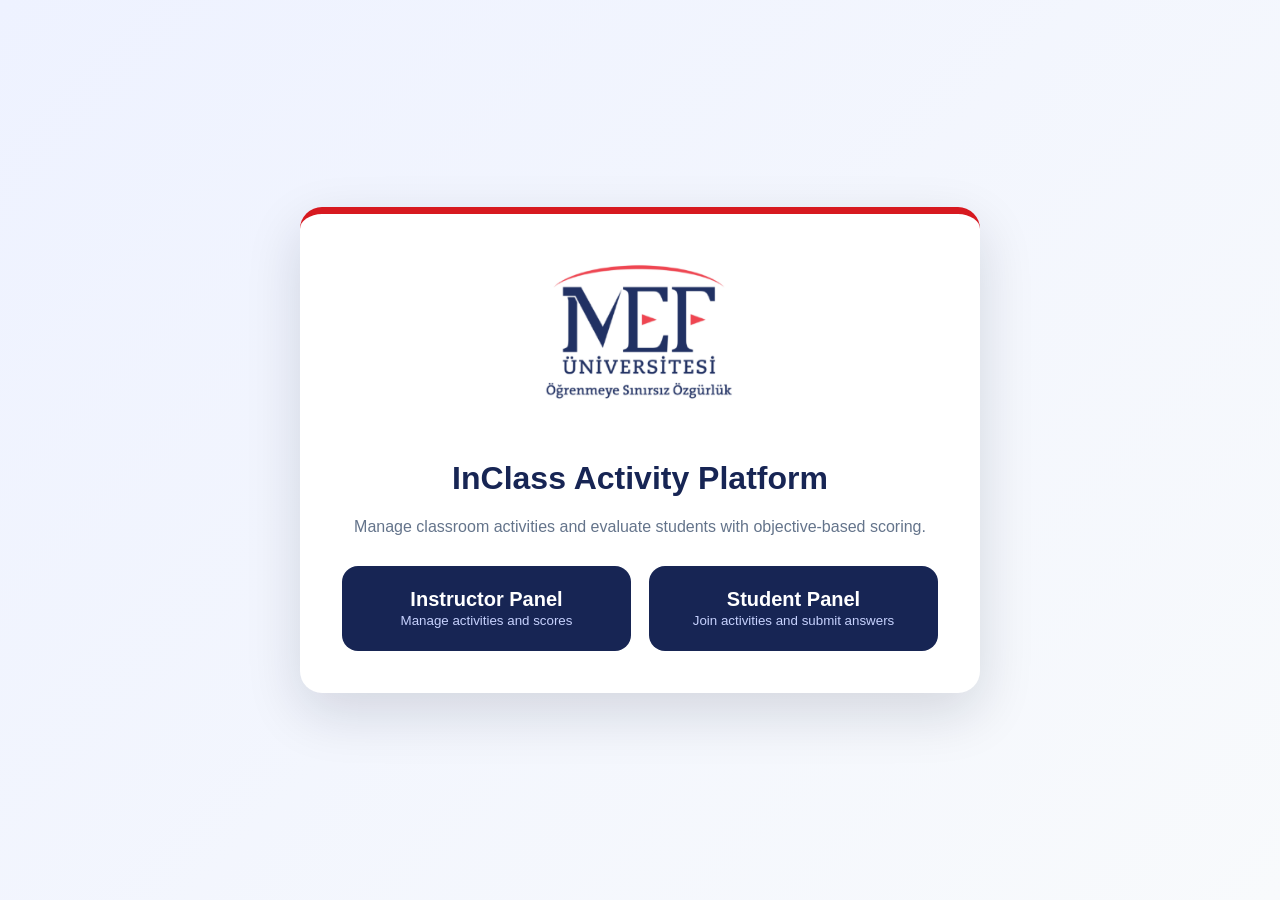
<file: frontend/index.html>
<!DOCTYPE html>
<html lang="en">
<head>
  <meta charset="UTF-8">
  <title>MEF InClass Platform</title>
  <link rel="stylesheet" href="css/style.css?v=1">
</head>
<body>

<div class="hero">
  <div class="hero-card">

    <img src="assets/mef-logo.png" class="logo">

    <h1>InClass Activity Platform</h1>

    <p class="subtitle">
      Manage classroom activities and evaluate students with objective-based scoring.
    </p>

    <div class="role-grid">
      <a href="/ui/instructor.html?v=1" class="role-card">
        <span>Instructor Panel</span>
        <small>Manage activities and scores</small>
      </a>

      <a href="/ui/student.html?v=1" class="role-card">
        <span>Student Panel</span>
        <small>Join activities and submit answers</small>
      </a>
    </div>

  </div>
</div>

</body>
</html>
</file>
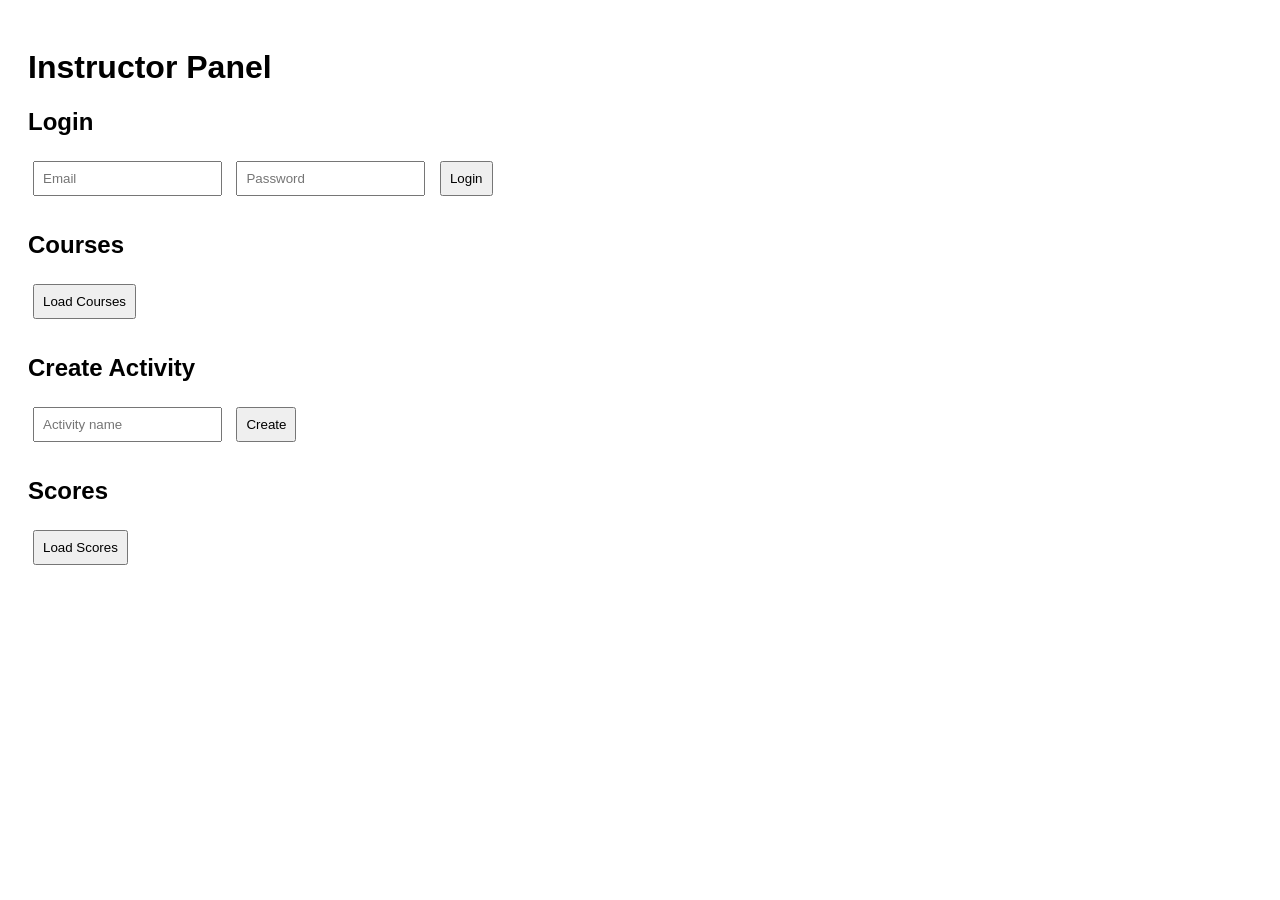
<file: frontend/frontend/index.html>
<!DOCTYPE html>
<html>
<head>
  <title>Instructor Panel</title>
  <style>
    body { font-family: Arial; padding: 20px; }
    .section { margin-bottom: 30px; }
    input, button { margin: 5px; padding: 8px; }
  </style>
</head>
<body>

<h1>Instructor Panel</h1>

<div class="section">
  <h2>Login</h2>
  <input placeholder="Email">
  <input placeholder="Password" type="password">
  <button>Login</button>
</div>

<div class="section">
  <h2>Courses</h2>
  <button onclick="loadCourses()">Load Courses</button>
  <ul id="courses"></ul>
</div>

<div class="section">
  <h2>Create Activity</h2>
  <input id="activityName" placeholder="Activity name">
  <button onclick="createActivity()">Create</button>
</div>

<div class="section">
  <h2>Scores</h2>
  <button onclick="loadScores()">Load Scores</button>
  <div id="scores"></div>
</div>

<script>
function loadCourses() {
  fetch("/courses")
    .then(res => res.json())
    .then(data => {
      document.getElementById("courses").innerHTML =
        data.map(c => "<li>" + c.name + "</li>").join("");
    });
}

function createActivity() {
  fetch("/activities", {
    method: "POST",
    body: JSON.stringify({ name: document.getElementById("activityName").value })
  });
}

function loadScores() {
  fetch("/scores")
    .then(res => res.json())
    .then(data => {
      document.getElementById("scores").innerText = JSON.stringify(data);
    });
}
</script>

</body>
</html>
</file>
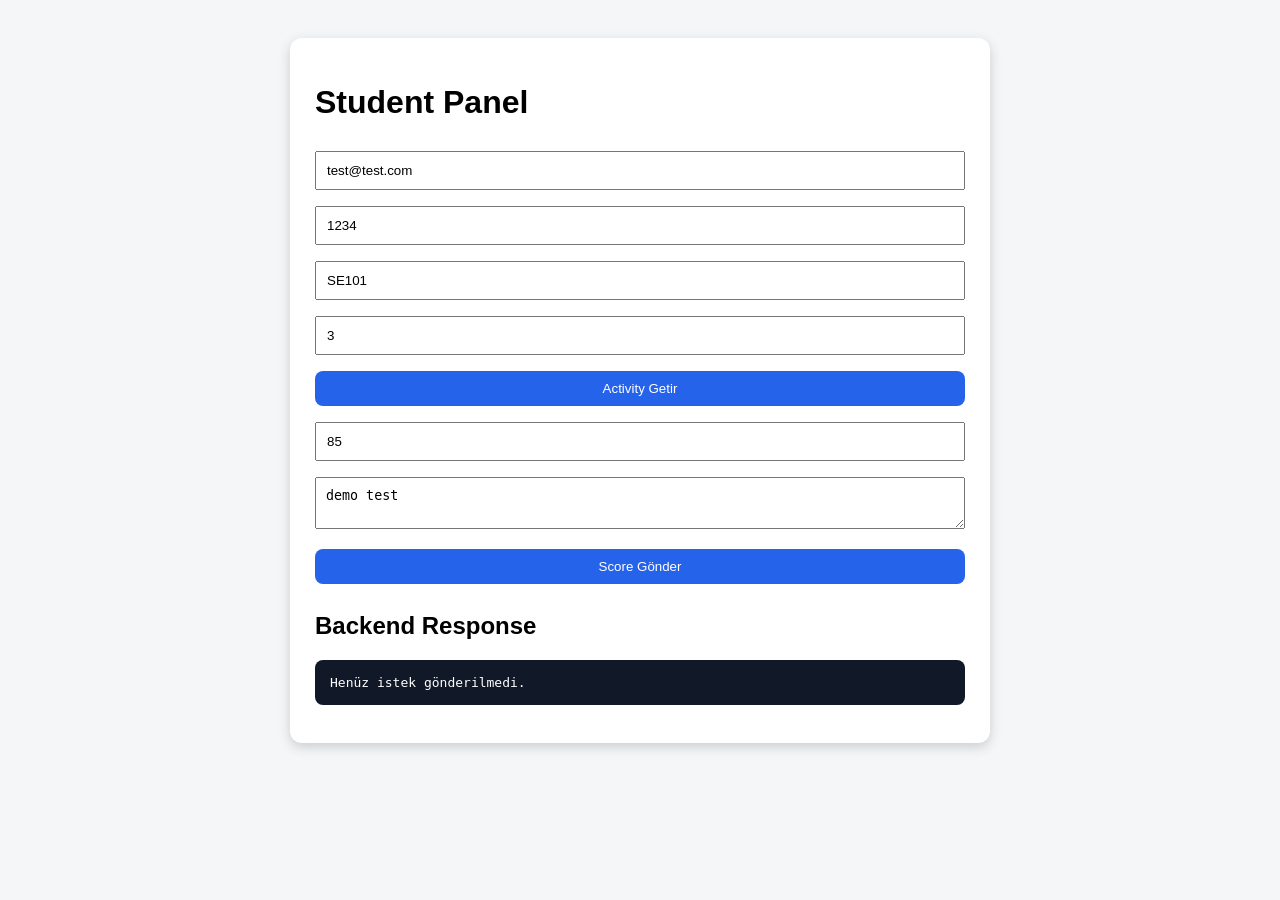
<file: student.html>
<!DOCTYPE html>
<html>
<head>
  <meta charset="UTF-8">
  <title>Student Panel</title>
  <style>
    body { font-family: Arial; background:#f4f6f8; padding:30px; }
    .box { max-width:650px; margin:auto; background:white; padding:25px; border-radius:12px; box-shadow:0 4px 12px #ccc; }
    input, textarea, button { width:100%; padding:10px; margin:8px 0; box-sizing:border-box; }
    button { background:#2563eb; color:white; border:0; border-radius:8px; cursor:pointer; }
    pre { background:#111827; color:white; padding:15px; border-radius:8px; }
  </style>
</head>
<body>
<div class="box">
  <h1>Student Panel</h1>

  <input id="email" value="test@test.com" placeholder="Email">
  <input id="password" value="1234" placeholder="Password">
  <input id="course_id" value="SE101" placeholder="Course ID">
  <input id="activity_no" value="3" placeholder="Activity No">

  <button onclick="getActivity()">Activity Getir</button>

  <input id="score" value="85" placeholder="Score">
  <textarea id="meta">demo test</textarea>

  <button onclick="submitScore()">Score Gönder</button>

  <h2>Backend Response</h2>
  <pre id="output">Henüz istek gönderilmedi.</pre>
</div>

<script>
const API = "http://127.0.0.1:8000";

async function getActivity() {
  try {
    const email = document.getElementById("email").value;
    const password = document.getElementById("password").value;
    const course_id = document.getElementById("course_id").value;
    const activity_no = document.getElementById("activity_no").value;

    const response = await fetch(`${API}/student/get-activity?email=${email}&password=${password}&course_id=${course_id}&activity_no=${activity_no}`, {
      method: "POST"
    });

    const data = await response.json();
    document.getElementById("output").innerText = JSON.stringify(data, null, 2);
  } catch (error) {
    document.getElementById("output").innerText = "ERROR: " + error;
  }
}

async function submitScore() {
  try {
    const email = document.getElementById("email").value;
    const password = document.getElementById("password").value;
    const course_id = document.getElementById("course_id").value;
    const activity_no = document.getElementById("activity_no").value;
    const score = document.getElementById("score").value;
    const meta = encodeURIComponent(document.getElementById("meta").value);

    const response = await fetch(`${API}/student/log-score?email=${email}&password=${password}&course_id=${course_id}&activity_no=${activity_no}&score=${score}&meta=${meta}`, {
      method: "POST"
    });

    const data = await response.json();
    document.getElementById("output").innerText = JSON.stringify(data, null, 2);
  } catch (error) {
    document.getElementById("output").innerText = "ERROR: " + error;
  }
}
</script>
</body>
</html>
</file>
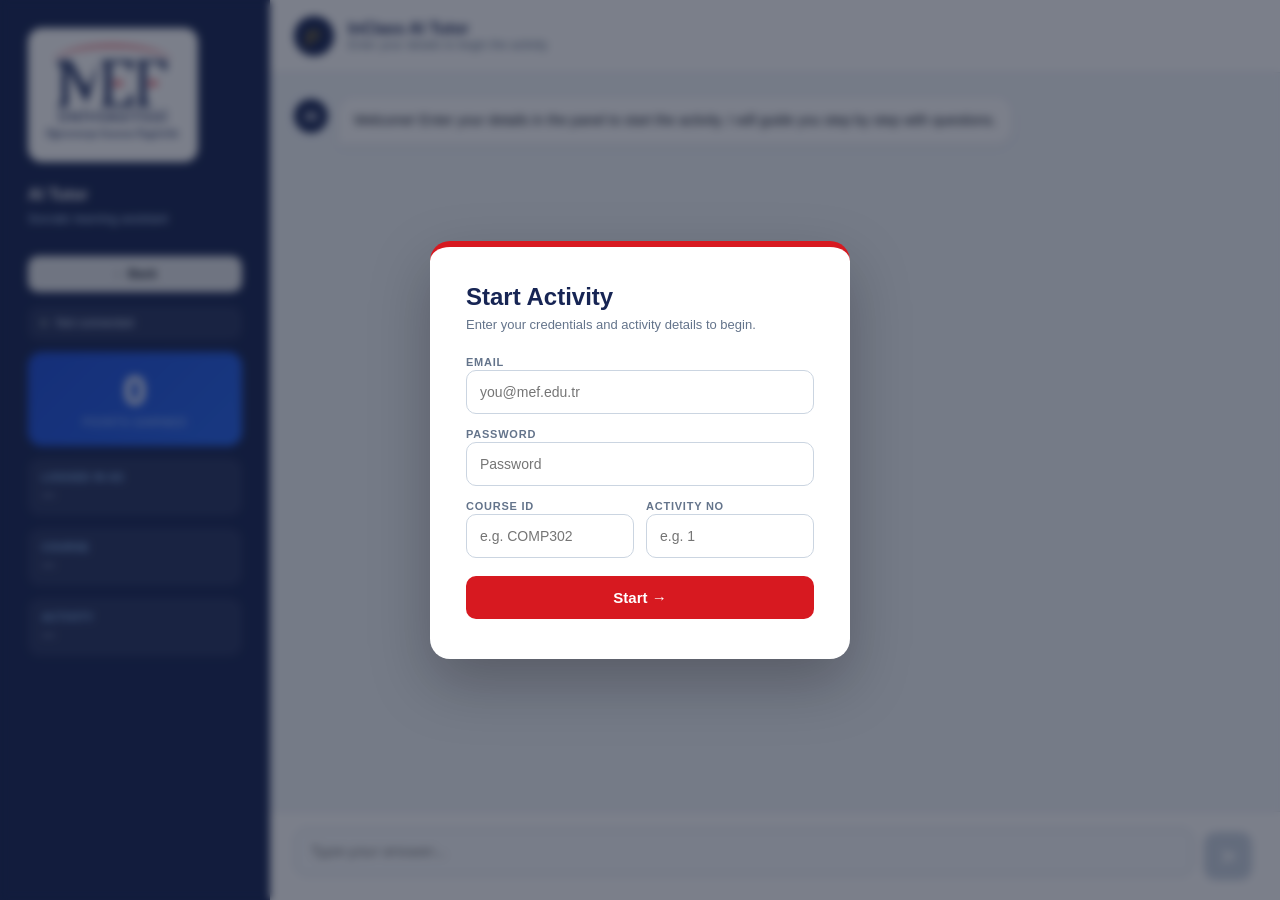
<file: frontend/chat.html>
<!DOCTYPE html>
<html lang="en">
<head>
  <meta charset="UTF-8">
  <title>AI Tutor | MEF InClass</title>
  <link rel="stylesheet" href="css/style.css?v1">
  <link href="https://fonts.googleapis.com/css2?family=Sora:wght@400;500;600;700&family=JetBrains+Mono:wght@400;500&display=swap" rel="stylesheet">
  <style>
    body { font-family: 'Sora', sans-serif; overflow: hidden; height: 100vh; }

    /* ── Layout ─────────────────────────────── */
    .layout { height: 100vh; overflow: hidden; }
    .sidebar { display: flex; flex-direction: column; gap: 0; overflow-y: auto; }
    .main { display: flex; flex-direction: column; padding: 0; height: 100vh; overflow: hidden; }

    /* ── Sidebar blocks ─────────────────────── */
    .side-block {
      background: rgba(255,255,255,0.07);
      border-radius: 12px;
      padding: 14px;
      margin-bottom: 12px;
      font-size: 13px;
    }
    .side-block label { display: block; font-size: 10px; font-weight: 700; text-transform: uppercase;
      letter-spacing: 0.08em; color: #93c5fd; margin-bottom: 4px; }
    .side-block input {
      width: 100%; background: rgba(255,255,255,0.1); border: 1px solid rgba(255,255,255,0.2);
      color: white; border-radius: 8px; padding: 9px 11px; font-size: 13px;
      font-family: 'Sora', sans-serif; margin: 0;
    }
    .side-block input::placeholder { color: rgba(255,255,255,0.35); }
    .side-block input:focus { outline: none; border-color: #60a5fa; background: rgba(255,255,255,0.15); }

    .score-display {
      background: linear-gradient(135deg, #1d4ed8, #2563eb);
      border-radius: 14px;
      padding: 18px;
      text-align: center;
      margin-bottom: 12px;
    }
    .score-num { font-size: 42px; font-weight: 700; color: white; line-height: 1; }
    .score-label { font-size: 11px; color: #bfdbfe; text-transform: uppercase; letter-spacing: 0.1em; margin-top: 4px; }

    .status-pill {
      display: flex; align-items: center; gap: 8px;
      background: rgba(255,255,255,0.07); border-radius: 10px; padding: 10px 12px;
      font-size: 12px; color: #dbeafe; margin-bottom: 12px;
    }
    .dot { width: 8px; height: 8px; border-radius: 50%; flex-shrink: 0; }
    .dot.green { background: #4ade80; box-shadow: 0 0 6px #4ade80; }
    .dot.gray  { background: #64748b; }
    .dot.yellow{ background: #fbbf24; box-shadow: 0 0 6px #fbbf24; }

    /* ── Chat area ──────────────────────────── */
    .chat-header {
      background: white;
      border-bottom: 1px solid #e5e7eb;
      padding: 16px 24px;
      display: flex; align-items: center; gap: 14px;
      flex-shrink: 0;
    }
    .chat-header-icon {
      width: 40px; height: 40px; background: #172554; border-radius: 50%;
      display: flex; align-items: center; justify-content: center;
      font-size: 18px; color: white; flex-shrink: 0;
    }
    .chat-header h2 { margin: 0; font-size: 16px; color: #172554; }
    .chat-header p  { margin: 0; font-size: 12px; color: #64748b; }

    .messages {
      flex: 1;
      overflow-y: auto;
      padding: 24px;
      display: flex;
      flex-direction: column;
      gap: 16px;
      background: #f1f5f9;
    }

    .msg { display: flex; gap: 10px; max-width: 80%; animation: fadeUp 0.2s ease; }
    .msg.user { align-self: flex-end; flex-direction: row-reverse; }
    .msg.ai   { align-self: flex-start; }

    @keyframes fadeUp {
      from { opacity:0; transform: translateY(6px); }
      to   { opacity:1; transform: translateY(0); }
    }

    .msg-avatar {
      width: 34px; height: 34px; border-radius: 50%;
      display: flex; align-items: center; justify-content: center;
      font-size: 14px; font-weight: 700; flex-shrink: 0; margin-top: 2px;
    }
    .msg.ai   .msg-avatar { background: #172554; color: white; }
    .msg.user .msg-avatar { background: #d71920; color: white; }

    .msg-bubble {
      padding: 12px 16px;
      border-radius: 16px;
      font-size: 14px;
      line-height: 1.65;
      max-width: 100%;
    }
    .msg.ai   .msg-bubble { background: white; color: #111827; border-bottom-left-radius: 4px;
      box-shadow: 0 2px 8px rgba(0,0,0,0.06); }
    .msg.user .msg-bubble { background: #1e3a8a; color: white; border-bottom-right-radius: 4px; }

    /* Markdown in AI bubbles */
    .msg-bubble strong { font-weight: 700; color: #172554; display: block; margin: 10px 0 4px; font-size: 15px; }
    .msg.user .msg-bubble strong { color: #bfdbfe; }
    .msg-bubble ol { margin: 8px 0; padding-left: 20px; }
    .msg-bubble li { margin-bottom: 4px; }

    /* Score notification */
    .score-toast {
      align-self: center;
      background: linear-gradient(135deg, #16a34a, #15803d);
      color: white;
      padding: 10px 22px;
      border-radius: 20px;
      font-size: 13px;
      font-weight: 600;
      text-align: center;
      animation: fadeUp 0.3s ease, pulse 0.5s ease 0.2s;
      box-shadow: 0 4px 14px rgba(22,163,74,0.4);
    }
    @keyframes pulse {
      0%   { transform: scale(1); }
      50%  { transform: scale(1.06); }
      100% { transform: scale(1); }
    }

    /* Typing indicator */
    .typing-indicator {
      display: flex; gap: 10px; align-self: flex-start; align-items: center;
    }
    .typing-indicator .msg-avatar { background: #172554; color: white; }
    .typing-dots { background: white; border-radius: 16px; border-bottom-left-radius: 4px;
      padding: 12px 16px; display: flex; gap: 5px; align-items: center;
      box-shadow: 0 2px 8px rgba(0,0,0,0.06);
    }
    .typing-dots span {
      width: 7px; height: 7px; background: #94a3b8; border-radius: 50%;
      animation: bounce 1.2s infinite;
    }
    .typing-dots span:nth-child(2) { animation-delay: 0.2s; }
    .typing-dots span:nth-child(3) { animation-delay: 0.4s; }
    @keyframes bounce {
      0%,60%,100% { transform: translateY(0); }
      30%          { transform: translateY(-6px); }
    }

    /* ── Input bar ───────────────────────────── */
    .chat-input-bar {
      background: white;
      border-top: 1px solid #e5e7eb;
      padding: 16px 24px;
      display: flex;
      gap: 10px;
      flex-shrink: 0;
    }
    .chat-input-bar textarea {
      flex: 1; border: 1.5px solid #cbd5e1; border-radius: 12px;
      padding: 12px 16px; font-size: 14px; font-family: 'Sora', sans-serif;
      resize: none; height: 48px; max-height: 120px; overflow-y: auto;
      line-height: 1.5; margin: 0;
      transition: border-color 0.15s;
    }
    .chat-input-bar textarea:focus { outline: none; border-color: #1e3a8a; }
    .chat-input-bar textarea:disabled { background: #f8fafc; color: #94a3b8; cursor: not-allowed; }
    #sendBtn {
      background: #1e3a8a; color: white; border: none; border-radius: 12px;
      width: 48px; height: 48px; cursor: pointer; font-size: 20px;
      display: flex; align-items: center; justify-content: center;
      transition: background 0.15s, transform 0.1s; flex-shrink: 0;
    }
    #sendBtn:hover   { background: #172554; }
    #sendBtn:active  { transform: scale(0.95); }
    #sendBtn:disabled{ background: #cbd5e1; cursor: not-allowed; }

    /* ── Setup overlay ───────────────────────── */
    #setupOverlay {
      position: absolute; inset: 0; background: rgba(15,23,42,0.55);
      display: flex; align-items: center; justify-content: center;
      z-index: 100; backdrop-filter: blur(4px);
    }
    .setup-card {
      background: white; border-radius: 20px; padding: 36px; width: 420px;
      box-shadow: 0 24px 60px rgba(0,0,0,0.25); border-top: 6px solid #d71920;
    }
    .setup-card h2 { margin: 0 0 6px; color: #172554; }
    .setup-card p  { margin: 0 0 24px; color: #64748b; font-size: 13px; }
    .setup-card label { display: block; font-size: 11px; font-weight: 700; text-transform: uppercase;
      letter-spacing: 0.07em; color: #64748b; margin-bottom: 2px; }
    .setup-card input { margin: 0 0 14px; }
    .setup-row { display: grid; grid-template-columns: 1fr 1fr; gap: 12px; }
    #startBtn { background: #d71920; color: white; width: 100%; padding: 13px;
      border-radius: 10px; font-size: 15px; font-weight: 700; margin-top: 4px; }
    #startBtn:hover { background: #b91c1c; }
    #setupError { color: #dc2626; font-size: 13px; margin-top: 10px; display: none; }
  </style>
</head>
<body>
<div class="layout" style="position:relative">

  <!-- Setup overlay -->
  <div id="setupOverlay">
    <div class="setup-card">
      <h2>Start Activity</h2>
      <p>Enter your credentials and activity details to begin.</p>

      <label>Email</label>
      <input id="su_email" type="email" placeholder="you@mef.edu.tr">

      <label>Password</label>
      <input id="su_password" type="password" placeholder="Password">

      <div class="setup-row">
        <div>
          <label>Course ID</label>
          <input id="su_course" placeholder="e.g. COMP302">
        </div>
        <div>
          <label>Activity No</label>
          <input id="su_actno" type="number" placeholder="e.g. 1">
        </div>
      </div>

      <button id="startBtn" onclick="startSession()">Start →</button>
      <div id="setupError"></div>
    </div>
  </div>

  <!-- Main layout -->
  <aside class="sidebar">
    <img src="assets/mef-logo.png" class="side-logo" alt="MEF Logo">
    <h2 style="font-size:16px; margin:0 0 6px;">AI Tutor</h2>
    <p style="font-size:12px; color:#bfdbfe; margin:0 0 16px;">Socratic learning assistant</p>

    <a href="student.html" class="btn secondary full" style="font-size:12px; margin-bottom:14px;">← Back</a>

    <div class="status-pill">
      <span class="dot" id="connDot" style="background:#64748b"></span>
      <span id="connLabel">Not connected</span>
    </div>

    <div class="score-display">
      <div class="score-num" id="scoreNum">0</div>
      <div class="score-label">Points Earned</div>
    </div>

    <div class="side-block">
      <label>Logged in as</label>
      <span id="infoEmail" style="color:#dbeafe; font-size:13px;">—</span>
    </div>

    <div class="side-block">
      <label>Course</label>
      <span id="infoCourse" style="color:#dbeafe; font-size:13px;">—</span>
    </div>

    <div class="side-block">
      <label>Activity</label>
      <span id="infoActivity" style="color:#dbeafe; font-size:13px;">—</span>
    </div>
  </aside>

  <!-- Chat area -->
  <main class="main">
    <div class="chat-header">
      <div class="chat-header-icon">🎓</div>
      <div>
        <h2>InClass AI Tutor</h2>
        <p id="headerSub">Enter your details to begin the activity</p>
      </div>
    </div>

    <div class="messages" id="messages">
      <div class="msg ai">
        <div class="msg-avatar">AI</div>
        <div class="msg-bubble">Welcome! Enter your details in the panel to start the activity. I will guide you step by step with questions.</div>
      </div>
    </div>

    <div class="chat-input-bar">
      <textarea id="msgInput" placeholder="Type your answer…" disabled rows="1"
        onkeydown="handleKey(event)" oninput="autoResize(this)"></textarea>
      <button id="sendBtn" onclick="sendMessage()" disabled>➤</button>
    </div>
  </main>

</div>

<script src="js/api.js?v1"></script>
<script>
// ── Session state ─────────────────────────────────────────────────────────────
let email = "", password = "", courseId = "", activityNo = 0;
let history = [];
let score = 0;
let sessionActive = false;

// ── Pre-fill from sessionStorage (set by student.html) ────────────────────────
window.addEventListener("DOMContentLoaded", () => {
  const e  = sessionStorage.getItem("sc_email");
  const p  = sessionStorage.getItem("sc_password");
  const c  = sessionStorage.getItem("sc_course_id");
  const a  = sessionStorage.getItem("sc_activity_no");
  if (e) document.getElementById("su_email").value    = e;
  if (p) document.getElementById("su_password").value = p;
  if (c) document.getElementById("su_course").value   = c;
  if (a) document.getElementById("su_actno").value    = a;
});

// ── Setup ─────────────────────────────────────────────────────────────────────
async function startSession() {
  const btn = document.getElementById("startBtn");
  const errEl = document.getElementById("setupError");
  errEl.style.display = "none";

  email      = document.getElementById("su_email").value.trim();
  password   = document.getElementById("su_password").value.trim();
  courseId   = document.getElementById("su_course").value.trim();
  activityNo = parseInt(document.getElementById("su_actno").value) || 0;

  if (!email || !password || !courseId || !activityNo) {
    showSetupError("Please fill in all fields.");
    return;
  }

  btn.textContent = "Connecting…";
  btn.disabled = true;

  // Verify credentials + activity
  const res = await postRequest("/student/get-activity", {
    email, password, course_id: courseId, activity_no: activityNo
  });

  if (!res.ok) {
    showSetupError(res.message || "Could not load activity.");
    btn.textContent = "Start →";
    btn.disabled = false;
    return;
  }

  // All good — enter chat
  document.getElementById("setupOverlay").style.display = "none";
  document.getElementById("infoEmail").textContent    = email;
  document.getElementById("infoCourse").textContent   = courseId;
  document.getElementById("infoActivity").textContent = `Activity ${activityNo}`;
  document.getElementById("headerSub").textContent    = `${courseId} · Activity ${activityNo}`;

  const dot = document.getElementById("connDot");
  dot.style.background = "#4ade80";
  dot.style.boxShadow  = "0 0 6px #4ade80";
  document.getElementById("connLabel").textContent = email.split("@")[0];

  document.getElementById("msgInput").disabled = false;
  document.getElementById("sendBtn").disabled  = false;
  document.getElementById("msgInput").focus();

  sessionActive = true;

  // Kick off first AI message
  await sendMessage("start");
}

function showSetupError(msg) {
  const el = document.getElementById("setupError");
  el.textContent = msg;
  el.style.display = "block";
}

// ── Messaging ─────────────────────────────────────────────────────────────────
async function sendMessage(forcedMsg) {
  const input = document.getElementById("msgInput");
  const text = forcedMsg || input.value.trim();
  if (!text) return;

  if (!forcedMsg) {
    appendMsg("user", text);
    input.value = "";
    autoResize(input);
  }

  setInputEnabled(false);
  showTyping(true);

  const res = await fetch(`${API_BASE}/student/chat`, {
    method: "POST",
    headers: { "Content-Type": "application/json", "accept": "application/json" },
    body: JSON.stringify({
      email, password,
      course_id: courseId,
      activity_no: activityNo,
      message: text,
      history: history
    })
  });

  const data = await res.json();
  showTyping(false);

  if (!data.ok) {
    appendMsg("ai", `❌ ${data.message}`);
    setInputEnabled(true);
    return;
  }

  const aiText = data.data?.response || "";

  // Skoru SADECE backend onayladığında güncelle
  if (data.data?.score_changed === true) {
    score += 1;
    document.getElementById("scoreNum").textContent = score;
    appendScoreToast(`+1 point! Total: ${score}`);
  }

  appendMsg("ai", aiText);

  // Update history
  history.push({ role: "user", content: text });
  history.push({ role: "assistant", content: aiText });

  setInputEnabled(true);
  document.getElementById("msgInput").focus();
}

// ── DOM helpers ───────────────────────────────────────────────────────────────
function appendMsg(role, text) {
  const container = document.getElementById("messages");
  const wrap = document.createElement("div");
  wrap.className = `msg ${role}`;
  wrap.innerHTML = `
    <div class="msg-avatar">${role === "ai" ? "AI" : "👤"}</div>
    <div class="msg-bubble">${renderMarkdown(text)}</div>
  `;
  container.appendChild(wrap);
  container.scrollTop = container.scrollHeight;
}

function appendScoreToast(msg) {
  const container = document.getElementById("messages");
  const toast = document.createElement("div");
  toast.className = "score-toast";
  toast.textContent = "🏆 " + msg;
  container.appendChild(toast);
  container.scrollTop = container.scrollHeight;
}

function showTyping(show) {
  const existing = document.getElementById("typing");
  if (existing) existing.remove();
  if (!show) return;
  const container = document.getElementById("messages");
  const el = document.createElement("div");
  el.id = "typing";
  el.className = "typing-indicator";
  el.innerHTML = `
    <div class="msg-avatar" style="background:#172554;color:white;width:34px;height:34px;border-radius:50%;display:flex;align-items:center;justify-content:center;font-size:14px;font-weight:700;flex-shrink:0;">AI</div>
    <div class="typing-dots"><span></span><span></span><span></span></div>
  `;
  container.appendChild(el);
  container.scrollTop = container.scrollHeight;
}

function setInputEnabled(enabled) {
  document.getElementById("msgInput").disabled = !enabled;
  document.getElementById("sendBtn").disabled  = !enabled;
}

function handleKey(e) {
  if (e.key === "Enter" && !e.shiftKey) {
    e.preventDefault();
    sendMessage();
  }
}

function autoResize(el) {
  el.style.height = "48px";
  el.style.height = Math.min(el.scrollHeight, 120) + "px";
}

// ── Simple Markdown renderer ──────────────────────────────────────────────────
function renderMarkdown(text) {
  return text
    .replace(/&/g, "&amp;").replace(/</g, "&lt;").replace(/>/g, "&gt;")
    .replace(/\*\*(.+?)\*\*/g, "<strong>$1</strong>")
    .replace(/^(\d+\.\s.+)$/gm, "<li>$1</li>")
    .replace(/(<li>.*<\/li>)/s, "<ol>$1</ol>")
    .replace(/\n{2,}/g, "</p><p>")
    .replace(/\n/g, "<br>")
    .replace(/^(.+)$/, "<p>$1</p>")
    .replace(/<p><\/p>/g, "");
}
</script>
</body>
</html>
</file>
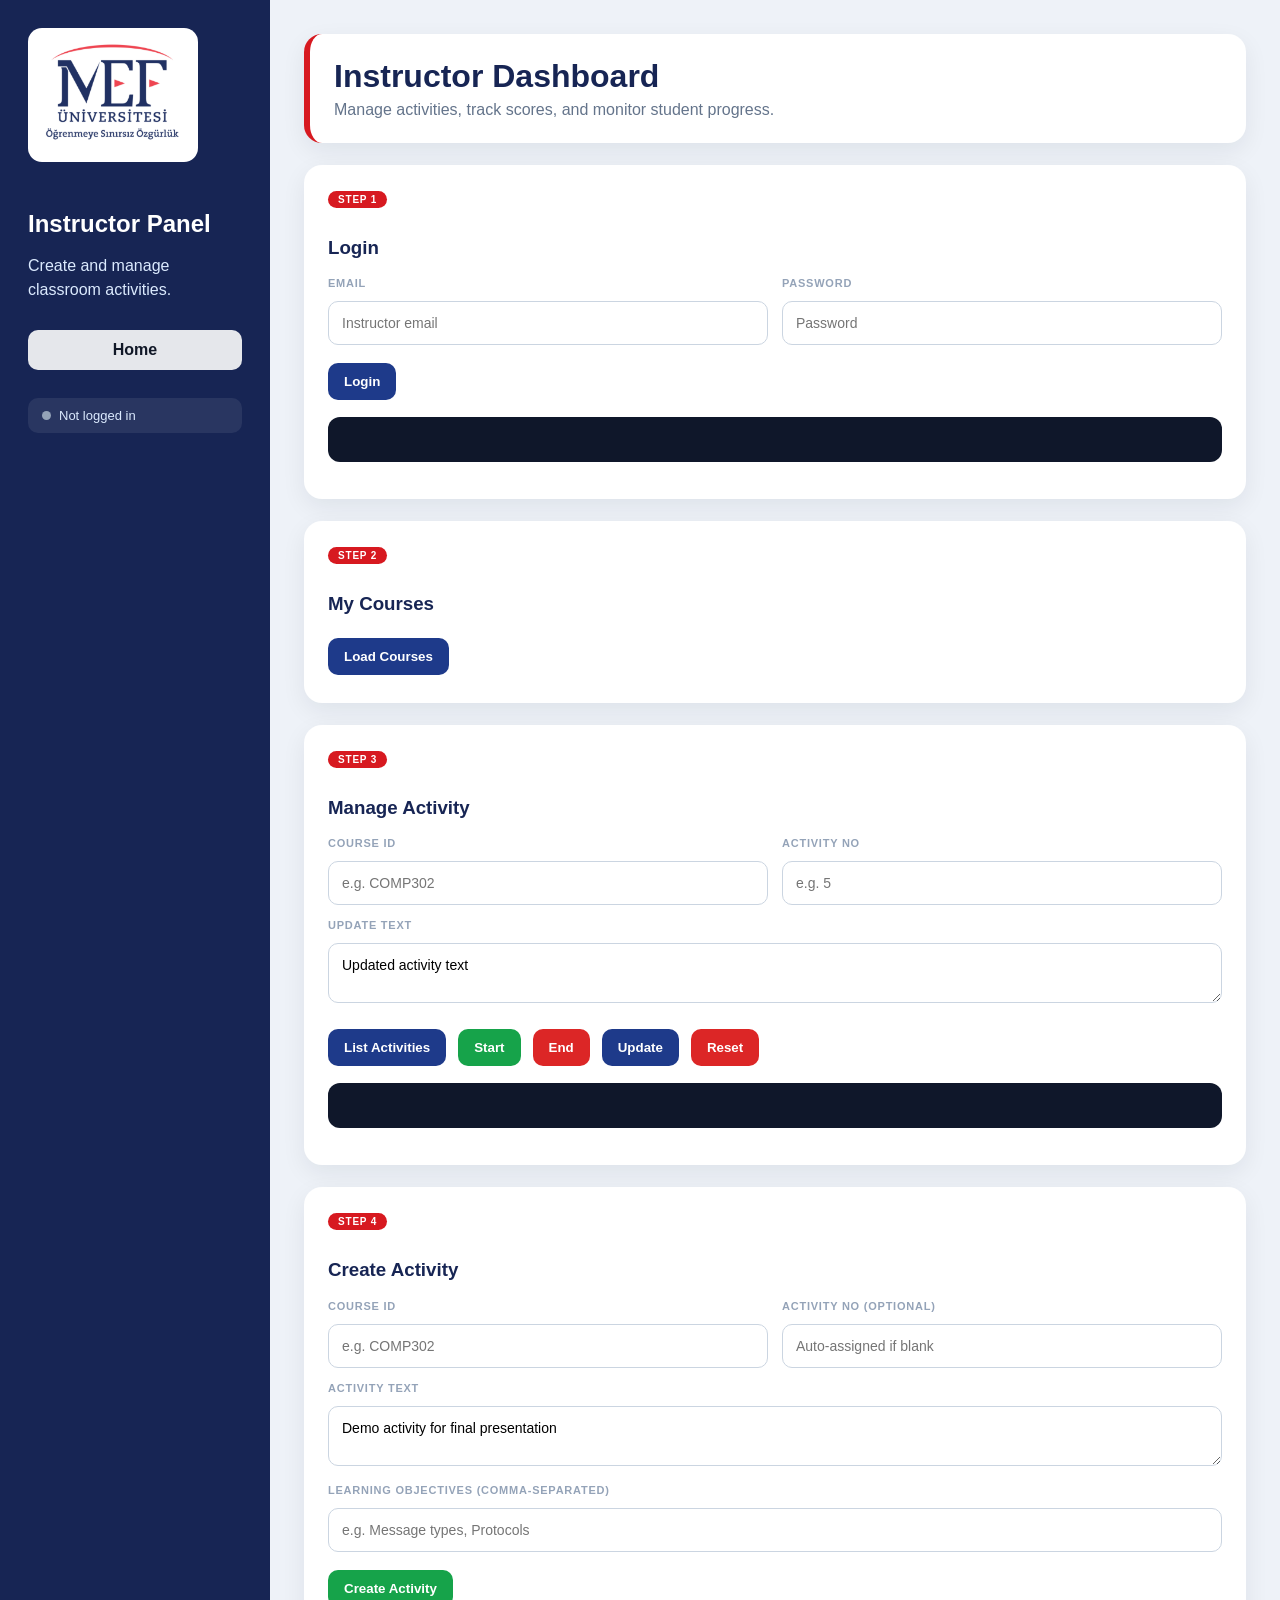
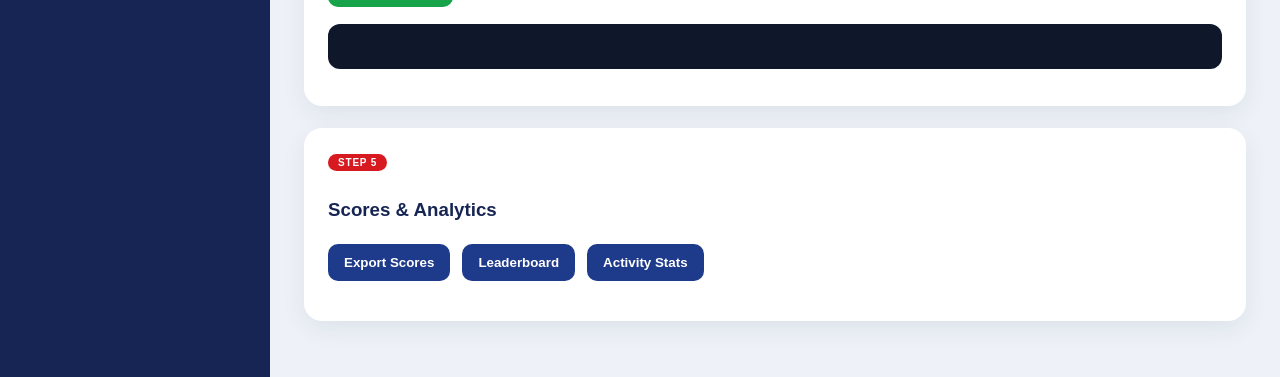
<file: frontend/instructor.html>
<!DOCTYPE html>
<html lang="en">
<head>
  <meta charset="UTF-8">
  <title>Instructor Panel | MEF InClass</title>
  <link rel="stylesheet" href="css/style.css?v1">
  <link href="https://fonts.googleapis.com/css2?family=Sora:wght@400;500;600;700&family=JetBrains+Mono:wght@400;500&display=swap" rel="stylesheet">
  <style>
    body { font-family: 'Sora', sans-serif; }
    pre, code { font-family: 'JetBrains Mono', monospace; font-size: 13px; }

    .step-badge {
      display: inline-block;
      background: #d71920;
      color: white;
      font-size: 10px;
      font-weight: 700;
      padding: 3px 10px;
      border-radius: 20px;
      margin-bottom: 10px;
      letter-spacing: 0.08em;
      text-transform: uppercase;
    }

    .field-label {
      display: block;
      font-size: 11px;
      font-weight: 700;
      color: #94a3b8;
      margin-bottom: 4px;
      text-transform: uppercase;
      letter-spacing: 0.07em;
    }

    .btn-row {
      display: flex;
      flex-wrap: wrap;
      gap: 8px;
      margin-top: 4px;
      margin-bottom: 12px;
    }

    .sidebar-status {
      display: flex;
      align-items: center;
      gap: 8px;
      margin-top: 24px;
      background: rgba(255,255,255,0.08);
      padding: 10px 14px;
      border-radius: 10px;
      font-size: 13px;
      color: #dbeafe;
    }

    .status-dot {
      width: 9px; height: 9px;
      border-radius: 50%;
      flex-shrink: 0;
    }
    .status-dot.online  { background: #4ade80; box-shadow: 0 0 6px #4ade80; }
    .status-dot.offline { background: #94a3b8; }

    /* Activity list cards */
    .activity-list { margin-top: 14px; display: flex; flex-direction: column; gap: 8px; }

    .activity-item {
      background: #f8fafc;
      border: 1px solid #e2e8f0;
      border-radius: 12px;
      padding: 14px 18px;
      display: flex;
      align-items: center;
      justify-content: space-between;
      gap: 12px;
    }

    .activity-item-info h4 { margin: 0 0 4px; font-size: 14px; color: #172554; font-weight: 600; }
    .activity-item-info p  { margin: 0; font-size: 13px; color: #64748b; line-height: 1.5; }

    .status-pill {
      font-size: 10px;
      font-weight: 700;
      padding: 4px 12px;
      border-radius: 20px;
      text-transform: uppercase;
      letter-spacing: 0.06em;
      white-space: nowrap;
      flex-shrink: 0;
    }
    .status-pill.active   { background: #dcfce7; color: #16a34a; }
    .status-pill.ended    { background: #fee2e2; color: #dc2626; }
    .status-pill.pending  { background: #fef9c3; color: #ca8a04; }
    .status-pill.inactive { background: #f1f5f9; color: #64748b; }

    /* Score table */
    .score-table {
      width: 100%;
      border-collapse: collapse;
      margin-top: 14px;
      font-size: 13px;
    }
    .score-table th {
      background: #172554;
      color: white;
      padding: 10px 16px;
      text-align: left;
      font-size: 11px;
      font-weight: 700;
      text-transform: uppercase;
      letter-spacing: 0.06em;
    }
    .score-table th:first-child { border-radius: 10px 0 0 10px; }
    .score-table th:last-child  { border-radius: 0 10px 10px 0; }
    .score-table td { padding: 11px 16px; border-bottom: 1px solid #f1f5f9; color: #334155; }
    .score-table tr:last-child td { border-bottom: none; }
    .score-table tr:hover td { background: #f8fafc; }

    .rank-badge {
      display: inline-flex;
      align-items: center;
      justify-content: center;
      width: 26px; height: 26px;
      border-radius: 50%;
      font-weight: 700;
      font-size: 12px;
    }
    .rank-1 { background: #fef3c7; color: #d97706; }
    .rank-2 { background: #f1f5f9; color: #64748b; }
    .rank-3 { background: #fde8d8; color: #ea580c; }
    .rank-n { background: #e2e8f0; color: #475569; }

    /* Stat cards */
    .stat-grid {
      display: grid;
      grid-template-columns: repeat(3, 1fr);
      gap: 12px;
      margin-top: 14px;
    }
    .stat-card {
      background: #f8fafc;
      border: 1px solid #e2e8f0;
      border-radius: 12px;
      padding: 18px;
      text-align: center;
    }
    .stat-value { font-size: 30px; font-weight: 700; color: #172554; }
    .stat-label { font-size: 11px; color: #94a3b8; text-transform: uppercase; letter-spacing: 0.06em; margin-top: 4px; }

    .panel { animation: fadeUp 0.3s ease both; }
    .panel:nth-child(1) { animation-delay: 0.00s; }
    .panel:nth-child(2) { animation-delay: 0.06s; }
    .panel:nth-child(3) { animation-delay: 0.12s; }
    .panel:nth-child(4) { animation-delay: 0.18s; }
    .panel:nth-child(5) { animation-delay: 0.24s; }

    @keyframes fadeUp {
      from { opacity: 0; transform: translateY(10px); }
      to   { opacity: 1; transform: translateY(0); }
    }

    button { transition: background 0.15s, transform 0.1s, opacity 0.15s; }
    button:active { transform: scale(0.97); }
    button:disabled { opacity: 0.5; cursor: not-allowed; }
  </style>
</head>
<body>
<div class="layout">
  <aside class="sidebar">
    <img src="assets/mef-logo.png" class="side-logo" alt="MEF Logo">
    <h2>Instructor Panel</h2>
    <p>Create and manage classroom activities.</p>
    <a href="index.html?v1" class="btn secondary full">Home</a>
    <div class="sidebar-status" id="loginStatus">
      <span class="status-dot offline"></span>
      <span>Not logged in</span>
    </div>
  </aside>

  <main class="main">
    <div class="page-header">
      <h1>Instructor Dashboard</h1>
      <p>Manage activities, track scores, and monitor student progress.</p>
    </div>

    <!-- LOGIN -->
    <div class="panel">
      <div class="step-badge">Step 1</div>
      <h3>Login</h3>
      <div class="form-grid">
        <div>
          <label class="field-label">Email</label>
          <input id="email" placeholder="Instructor email">
        </div>
        <div>
          <label class="field-label">Password</label>
          <input id="password" type="password" placeholder="Password">
        </div>
      </div>
      <button class="primary" onclick="login()">Login</button>
      <pre id="loginOut"></pre>
    </div>

    <!-- COURSES -->
    <div class="panel">
      <div class="step-badge">Step 2</div>
      <h3>My Courses</h3>
      <button class="primary" onclick="listCourses()">Load Courses</button>
      <div id="courseList"></div>
    </div>

    <!-- MANAGE ACTIVITY -->
    <div class="panel">
      <div class="step-badge">Step 3</div>
      <h3>Manage Activity</h3>
      <div class="form-grid">
        <div>
          <label class="field-label">Course ID</label>
          <input id="courseId" placeholder="e.g. COMP302">
        </div>
        <div>
          <label class="field-label">Activity No</label>
          <input id="activityNo" type="number" placeholder="e.g. 5">
        </div>
      </div>
      <div>
        <label class="field-label">Update Text</label>
        <textarea id="updateText" placeholder="New activity description...">Updated activity text</textarea>
      </div>
      <div class="btn-row">
        <button class="primary" onclick="listActivities()">List Activities</button>
        <button class="success" onclick="startActivity()">Start</button>
        <button class="danger"  onclick="endActivity()">End</button>
        <button class="primary" onclick="updateActivity()">Update</button>
        <button class="danger"  onclick="resetActivity()">Reset</button>
      </div>
      <div id="activityList"></div>
      <pre id="activityOut"></pre>
    </div>

    <!-- CREATE ACTIVITY -->
    <div class="panel">
      <div class="step-badge">Step 4</div>
      <h3>Create Activity</h3>
      <div class="form-grid">
        <div>
          <label class="field-label">Course ID</label>
          <input id="createCourseId" placeholder="e.g. COMP302">
        </div>
        <div>
          <label class="field-label">Activity No (optional)</label>
          <input id="newActivityNo" type="number" placeholder="Auto-assigned if blank">
        </div>
      </div>
      <div>
        <label class="field-label">Activity Text</label>
        <textarea id="activityText" placeholder="Describe the activity...">Demo activity for final presentation</textarea>
      </div>
      <div>
        <label class="field-label">Learning Objectives (comma-separated)</label>
        <input id="learningObjectives" placeholder="e.g. Message types, Protocols">
      </div>
      <button class="success" onclick="createActivity()">Create Activity</button>
      <pre id="createOut"></pre>
    </div>

    <!-- SCORES & ANALYTICS -->
    <div class="panel">
      <div class="step-badge">Step 5</div>
      <h3>Scores & Analytics</h3>
      <div class="btn-row">
        <button class="primary" onclick="exportScores()">Export Scores</button>
        <button class="primary" onclick="leaderboard()">Leaderboard</button>
        <button class="primary" onclick="stats()">Activity Stats</button>
      </div>
      <div id="scoreDisplay"></div>
    </div>

  </main>
</div>

<script src="js/api.js?v=999"></script>
<script src="js/instructor.js?v=999"></script>
</body>
</html>
</file>
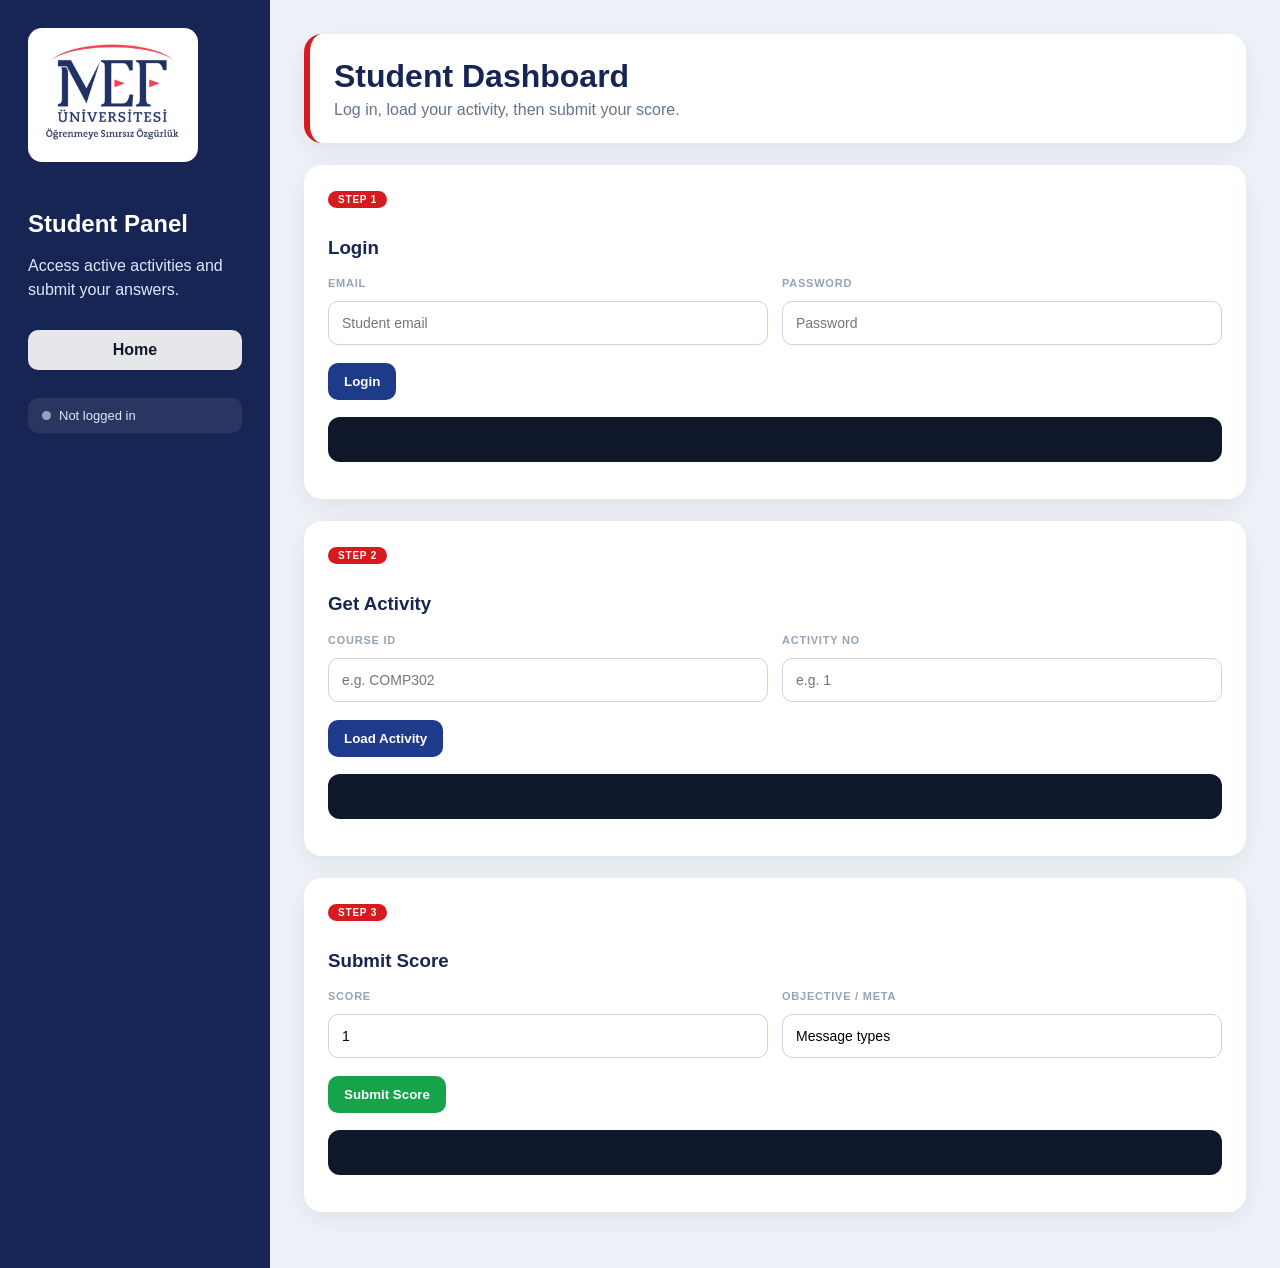
<file: frontend/student.html>
<!DOCTYPE html>
<html lang="en">
<head>
  <meta charset="UTF-8">
  <title>Student Panel | MEF InClass</title>
  <link rel="stylesheet" href="css/style.css?v1">
  <link href="https://fonts.googleapis.com/css2?family=Sora:wght@400;500;600;700&family=JetBrains+Mono:wght@400;500&display=swap" rel="stylesheet">
  <style>
    body { font-family: 'Sora', sans-serif; }
    pre, code { font-family: 'JetBrains Mono', monospace; font-size: 13px; }

    .step-badge {
      display: inline-block;
      background: #d71920;
      color: white;
      font-size: 10px;
      font-weight: 700;
      padding: 3px 10px;
      border-radius: 20px;
      margin-bottom: 10px;
      letter-spacing: 0.08em;
      text-transform: uppercase;
    }

    .field-label {
      display: block;
      font-size: 11px;
      font-weight: 700;
      color: #94a3b8;
      margin-bottom: 4px;
      text-transform: uppercase;
      letter-spacing: 0.07em;
    }

    .sidebar-status {
      display: flex;
      align-items: center;
      gap: 8px;
      margin-top: 24px;
      background: rgba(255,255,255,0.08);
      padding: 10px 14px;
      border-radius: 10px;
      font-size: 13px;
      color: #dbeafe;
    }

    .status-dot {
      width: 9px; height: 9px;
      border-radius: 50%;
      flex-shrink: 0;
    }
    .status-dot.online  { background: #4ade80; box-shadow: 0 0 6px #4ade80; }
    .status-dot.offline { background: #94a3b8; }

    .activity-card {
      background: linear-gradient(135deg, #172554 0%, #1e3a8a 100%);
      border-radius: 14px;
      padding: 22px;
      margin-top: 16px;
      color: white;
      animation: fadeUp 0.3s ease;
    }

    .activity-card-header {
      display: flex;
      align-items: center;
      gap: 12px;
      margin-bottom: 14px;
    }

    .activity-badge {
      background: #d71920;
      color: white;
      font-size: 10px;
      font-weight: 700;
      padding: 4px 12px;
      border-radius: 20px;
      letter-spacing: 0.06em;
      text-transform: uppercase;
    }

    .activity-card h4 { margin: 0; color: white; font-size: 16px; font-weight: 600; }
    .activity-card p  { margin: 0 0 10px; color: #c7d2fe; line-height: 1.6; }
    .activity-note    { font-size: 12px !important; color: #818cf8 !important; margin-top: 12px !important; }

    .score-submitted {
      background: #f0fdf4;
      border: 1px solid #bbf7d0;
      border-radius: 12px;
      padding: 16px 20px;
      margin-top: 14px;
      color: #15803d;
      font-weight: 600;
      font-size: 14px;
    }

    .panel { animation: fadeUp 0.3s ease both; }
    .panel:nth-child(1) { animation-delay: 0.00s; }
    .panel:nth-child(2) { animation-delay: 0.07s; }
    .panel:nth-child(3) { animation-delay: 0.14s; }

    @keyframes fadeUp {
      from { opacity: 0; transform: translateY(10px); }
      to   { opacity: 1; transform: translateY(0); }
    }

    button { transition: background 0.15s, transform 0.1s; }
    button:active { transform: scale(0.97); }
  </style>
</head>
<body>
<div class="layout">
  <aside class="sidebar">
    <img src="assets/mef-logo.png" class="side-logo" alt="MEF Logo">
    <h2>Student Panel</h2>
    <p>Access active activities and submit your answers.</p>
    <a href="index.html?v1" class="btn secondary full">Home</a>
    <div class="sidebar-status" id="loginStatus">
      <span class="status-dot offline"></span>
      <span>Not logged in</span>
    </div>
  </aside>

  <main class="main">
    <div class="page-header">
      <h1>Student Dashboard</h1>
      <p>Log in, load your activity, then submit your score.</p>
    </div>

    <!-- STEP 1: LOGIN -->
    <div class="panel">
      <div class="step-badge">Step 1</div>
      <h3>Login</h3>
      <div class="form-grid">
        <div>
          <label class="field-label">Email</label>
          <input id="email" placeholder="Student email">
        </div>
        <div>
          <label class="field-label">Password</label>
          <input id="password" type="password" placeholder="Password">
        </div>
      </div>
      <button class="primary" onclick="login()">Login</button>
      <pre id="loginOut"></pre>
    </div>

    <!-- STEP 2: GET ACTIVITY -->
    <div class="panel">
      <div class="step-badge">Step 2</div>
      <h3>Get Activity</h3>
      <div class="form-grid">
        <div>
          <label class="field-label">Course ID</label>
          <input id="courseId" placeholder="e.g. COMP302">
        </div>
        <div>
          <label class="field-label">Activity No</label>
          <input id="activityNo" placeholder="e.g. 1" type="number">
        </div>
      </div>
      <button class="primary" onclick="getActivity()">Load Activity</button>
      <div id="activityCard" style="display:none" class="activity-card">
        <div class="activity-card-header">
          <span class="activity-badge" id="activityBadge"></span>
          <h4>Activity</h4>
        </div>
        <p id="activityBody"></p>
        <p class="activity-note">Learning objectives are hidden from student view.</p>
      </div>

      <!-- AI Tutor Button (görünür olur activity yüklendikten sonra) -->
      <div id="tutorBtnWrap" style="display:none; margin-top:14px;">
        <button class="success full" style="font-size:15px; padding:13px;" onclick="openTutor()">
          🎓 Start AI Tutor
        </button>
      </div>

      <pre id="activityOut"></pre>
    </div>

    <!-- STEP 3: SUBMIT SCORE -->
    <div class="panel">
      <div class="step-badge">Step 3</div>
      <h3>Submit Score</h3>
      <div class="form-grid">
        <div>
          <label class="field-label">Score</label>
          <input id="score" value="1" placeholder="e.g. 1" type="number" min="0">
        </div>
        <div>
          <label class="field-label">Objective / Meta</label>
          <input id="meta" value="Message types" placeholder="e.g. Message types">
        </div>
      </div>
      <button class="success" onclick="logScore()">Submit Score</button>
      <div id="scoreSuccess" style="display:none" class="score-submitted">Score submitted successfully.</div>
      <pre id="scoreOut"></pre>
    </div>

  </main>
</div>

<script src="js/api.js?v1"></script>
<script src="js/student.js?v1"></script>
<script>
// Credential'ları sessionStorage'a kaydet (chat.html okuyacak)
const _origLogin = window.login;
document.querySelector("button[onclick='login()']")?.addEventListener("click", () => {
  setTimeout(() => {
    const email = document.getElementById("email").value.trim();
    const password = document.getElementById("password").value.trim();
    if (email && password) {
      sessionStorage.setItem("sc_email", email);
      sessionStorage.setItem("sc_password", password);
    }
  }, 300);
});

const _origGetActivity = window.getActivity;
document.querySelector("button[onclick='getActivity()']")?.addEventListener("click", () => {
  setTimeout(() => {
    const courseId = document.getElementById("courseId").value.trim();
    const activityNo = document.getElementById("activityNo").value.trim();
    if (courseId) sessionStorage.setItem("sc_course_id", courseId);
    if (activityNo) sessionStorage.setItem("sc_activity_no", activityNo);
    // Butonu göster
    const wrap = document.getElementById("tutorBtnWrap");
    if (wrap) wrap.style.display = "block";
  }, 500);
});

function openTutor() {
  const email = document.getElementById("email").value.trim();
  const password = document.getElementById("password").value.trim();
  const courseId = document.getElementById("courseId").value.trim();
  const activityNo = document.getElementById("activityNo").value.trim();
  sessionStorage.setItem("sc_email", email);
  sessionStorage.setItem("sc_password", password);
  sessionStorage.setItem("sc_course_id", courseId);
  sessionStorage.setItem("sc_activity_no", activityNo);
  window.location.href = "chat.html";
}
</script>
</html>
</file>
<file: frontend/css/style.css>
* {
  box-sizing: border-box;
  font-family: Arial, Helvetica, sans-serif;
}

body {
  margin: 0;
  background: #eef2f8;
  color: #111827;
}

.hero {
  min-height: 100vh;
  display: flex;
  justify-content: center;
  align-items: center;
  background: linear-gradient(135deg, #eef2ff, #f8fafc);
}

.hero-card {
  background: white;
  padding: 42px;
  border-radius: 22px;
  text-align: center;
  width: 680px;
  box-shadow: 0 20px 55px rgba(15, 23, 42, 0.14);
  border-top: 7px solid #d71920;
}

.logo {
  width: 210px;
  margin-bottom: 18px;
}

h1, h2, h3 {
  color: #172554;
}

.subtitle {
  color: #64748b;
  margin-bottom: 30px;
}

.role-grid {
  display: flex;
  gap: 18px;
}

.role-card {
  flex: 1;
  background: #172554;
  color: white;
  padding: 22px;
  border-radius: 16px;
  text-decoration: none;
  transition: 0.2s;
}

.role-card:hover {
  background: #1e3a8a;
  transform: translateY(-3px);
}

.role-card span {
  display: block;
  font-size: 20px;
  font-weight: bold;
}

.role-card small {
  color: #c7d2fe;
}

/* dashboard */

.layout {
  display: flex;
  min-height: 100vh;
}

.sidebar {
  width: 270px;
  background: #172554;
  color: white;
  padding: 28px;
}

.side-logo {
  width: 170px;
  background: white;
  padding: 10px;
  border-radius: 14px;
  margin-bottom: 24px;
}

.sidebar h2 {
  color: white;
  margin-bottom: 10px;
}

.sidebar p {
  color: #dbeafe;
  line-height: 1.5;
}

.main {
  flex: 1;
  padding: 34px;
}

.page-header {
  background: white;
  border-radius: 18px;
  padding: 24px;
  margin-bottom: 22px;
  box-shadow: 0 8px 25px rgba(15, 23, 42, 0.07);
  border-left: 6px solid #d71920;
}

.page-header h1 {
  margin: 0 0 6px;
}

.page-header p {
  margin: 0;
  color: #64748b;
}

.panel {
  background: white;
  border-radius: 18px;
  padding: 24px;
  margin-bottom: 22px;
  box-shadow: 0 8px 25px rgba(15, 23, 42, 0.07);
}

.form-grid {
  display: grid;
  grid-template-columns: 1fr 1fr;
  gap: 14px;
}

input, textarea {
  width: 100%;
  padding: 13px;
  margin: 8px 0 14px;
  border: 1px solid #cbd5e1;
  border-radius: 10px;
  font-size: 14px;
}

button, .btn {
  border: none;
  padding: 11px 16px;
  border-radius: 10px;
  margin: 4px 4px 4px 0;
  cursor: pointer;
  font-weight: bold;
  text-decoration: none;
  display: inline-block;
}

.primary {
  background: #1e3a8a;
  color: white;
}

.success {
  background: #16a34a;
  color: white;
}

.danger {
  background: #dc2626;
  color: white;
}

.secondary {
  background: #e5e7eb;
  color: #111827;
}

.full {
  width: 100%;
  text-align: center;
  margin-top: 12px;
}

pre {
  background: #0f172a;
  color: #d1fae5;
  padding: 14px;
  border-radius: 12px;
  min-height: 45px;
  overflow-x: auto;
}

.summary-grid {
  display: grid;
  grid-template-columns: repeat(2, 1fr);
  gap: 18px;
  margin-bottom: 22px;
}

.summary-card {
  background: white;
  border-radius: 18px;
  padding: 20px;
  box-shadow: 0 8px 25px rgba(15, 23, 42, 0.07);
  border-left: 6px solid #d71920;
}

.summary-card span {
  display: block;
  color: #64748b;
  font-size: 14px;
  margin-bottom: 8px;
}

.summary-card strong {
  color: #172554;
  font-size: 24px;
}

.clean-table {
  width: 100%;
  border-collapse: collapse;
  background: white;
}

.clean-table th,
.clean-table td {
  padding: 10px;
  border-bottom: 1px solid #e5e7eb;
  text-align: left;
}

.clean-table th {
  color: #172554;
}

.notice-success {
  color: #166534;
}

.notice-error {
  color: #991b1b;
}
</file>
